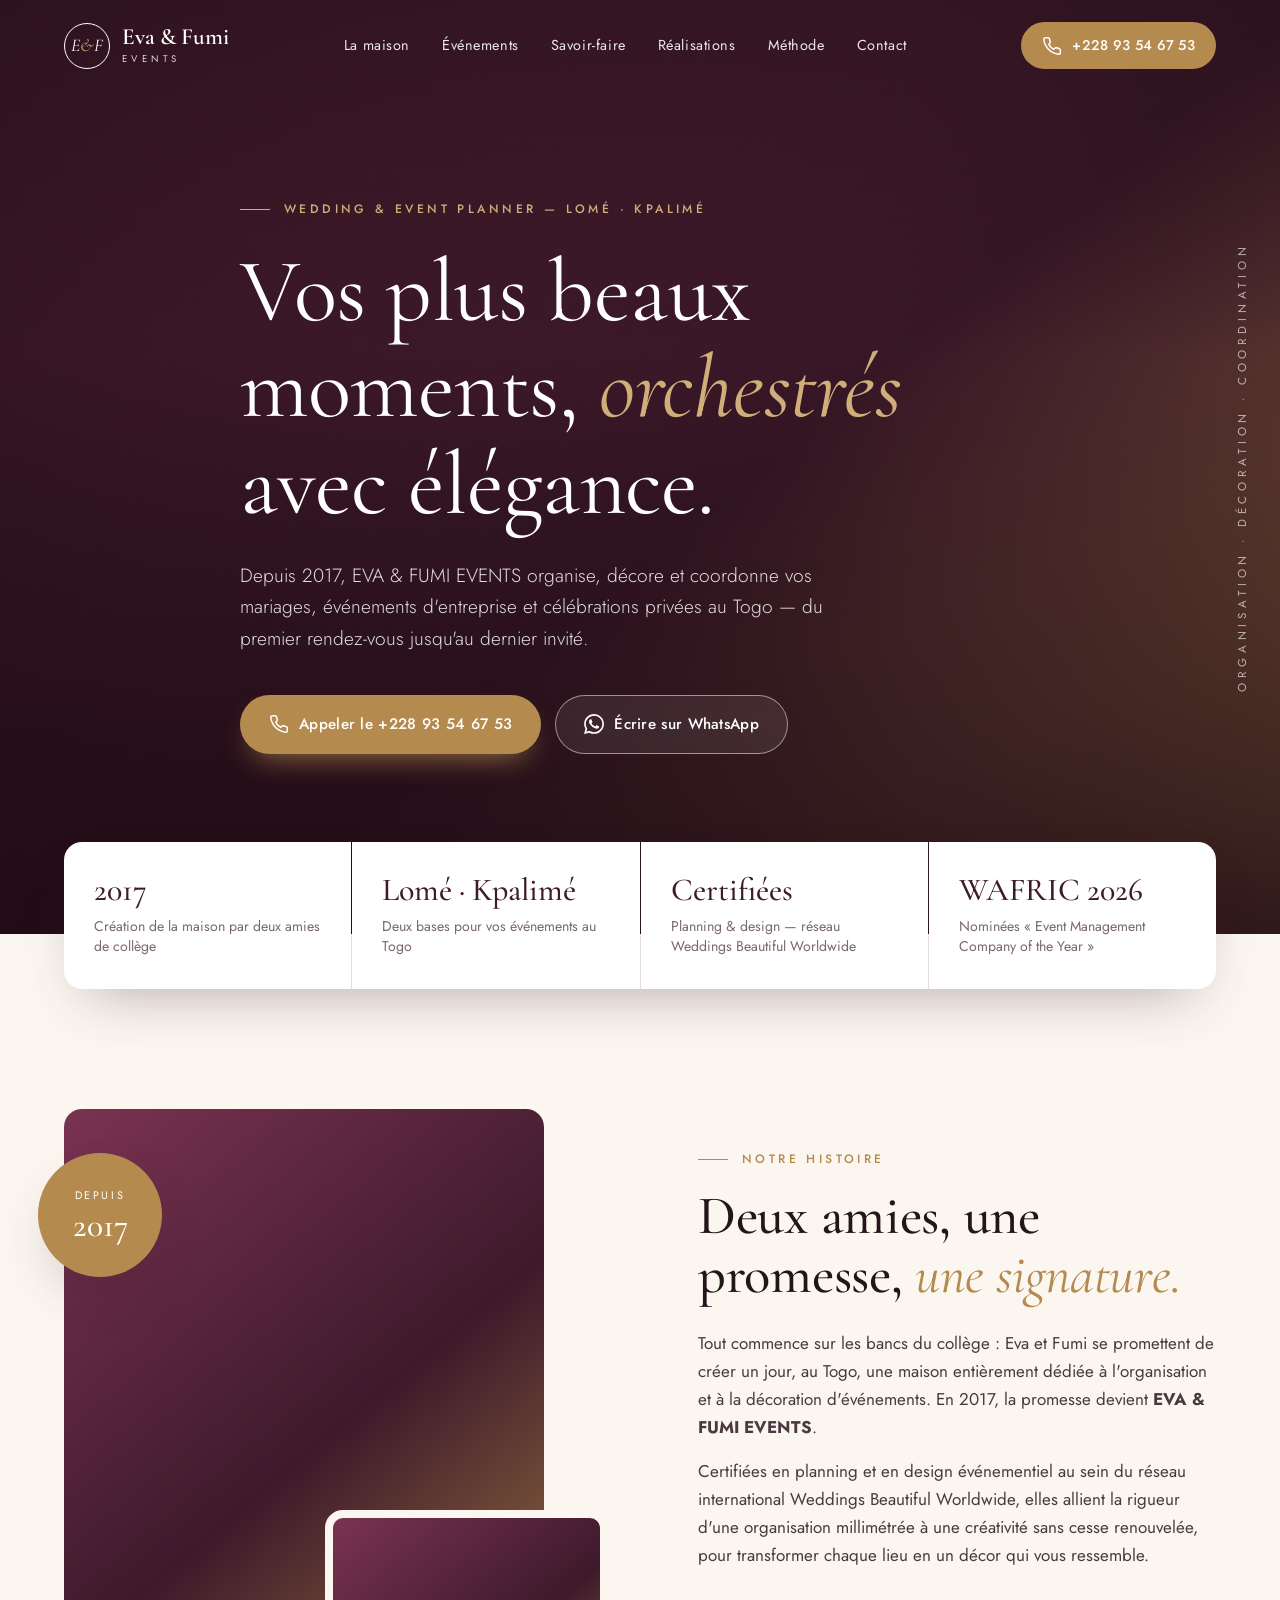
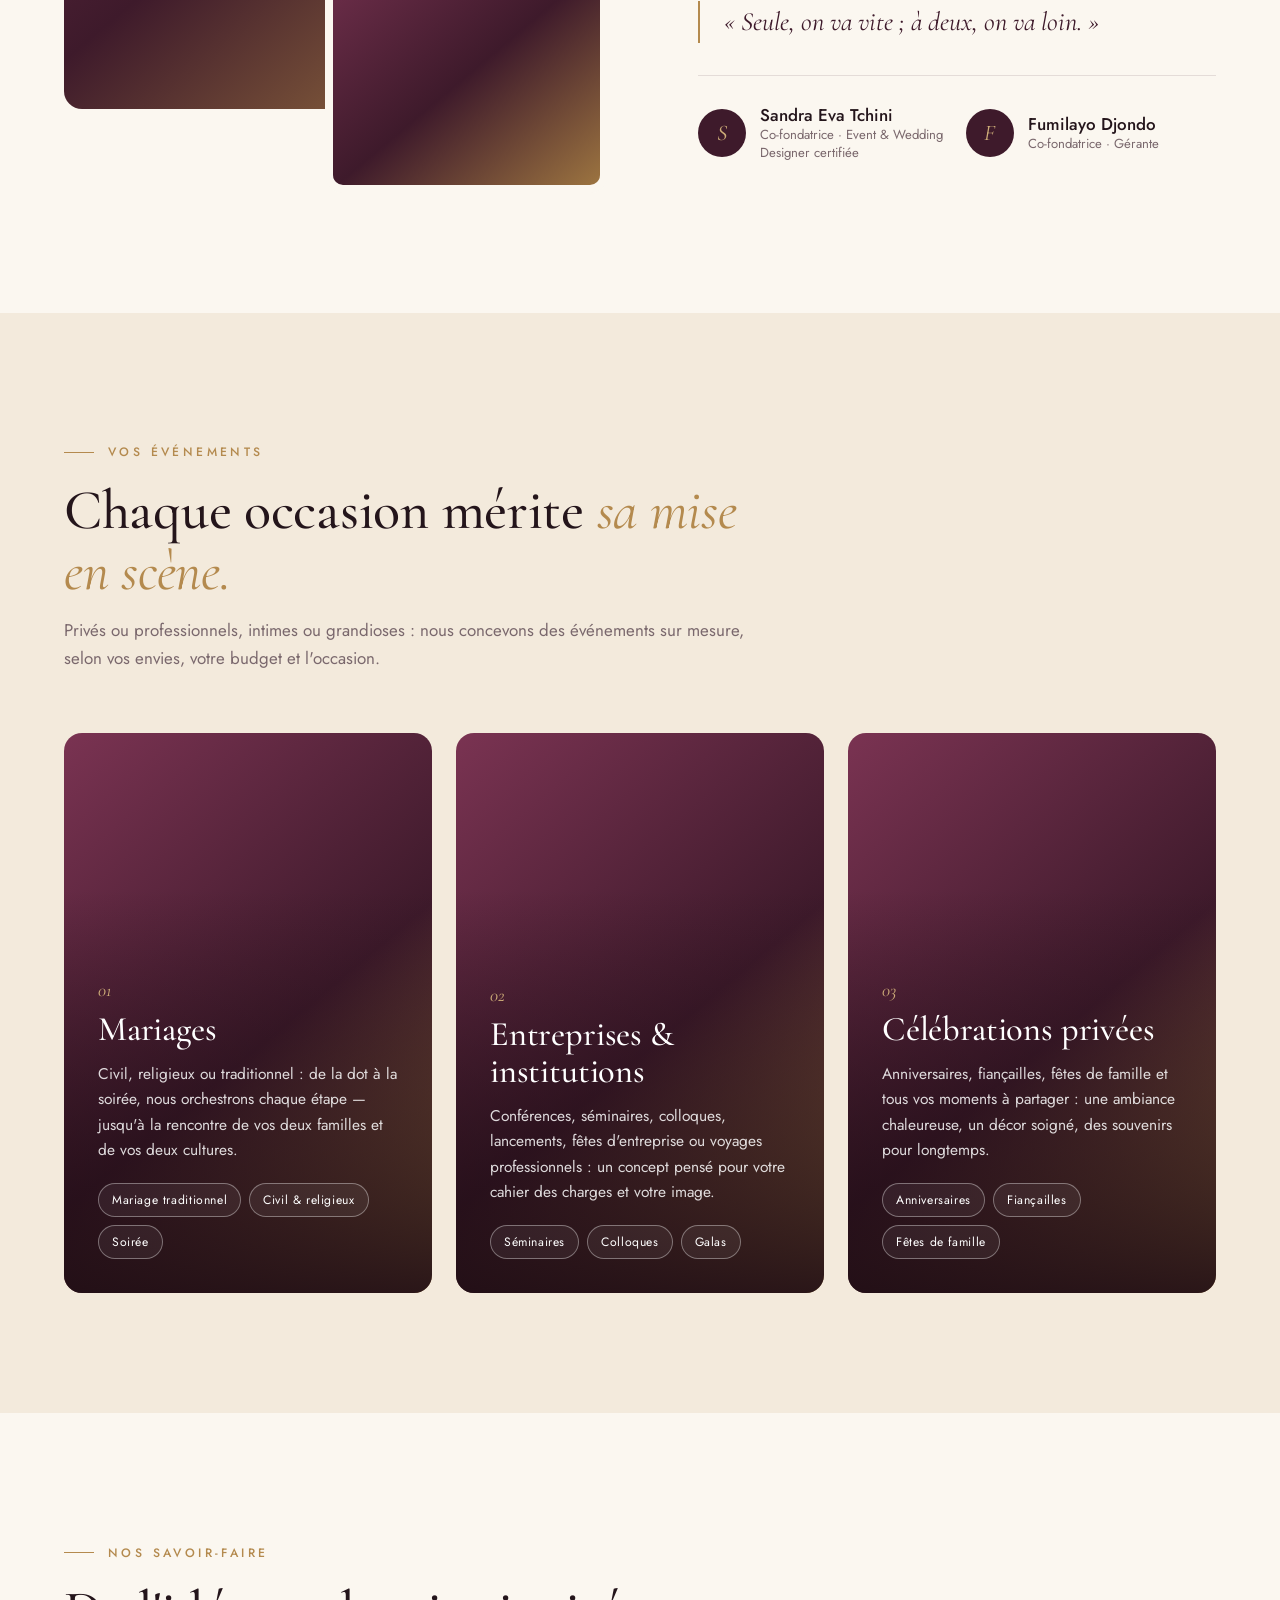
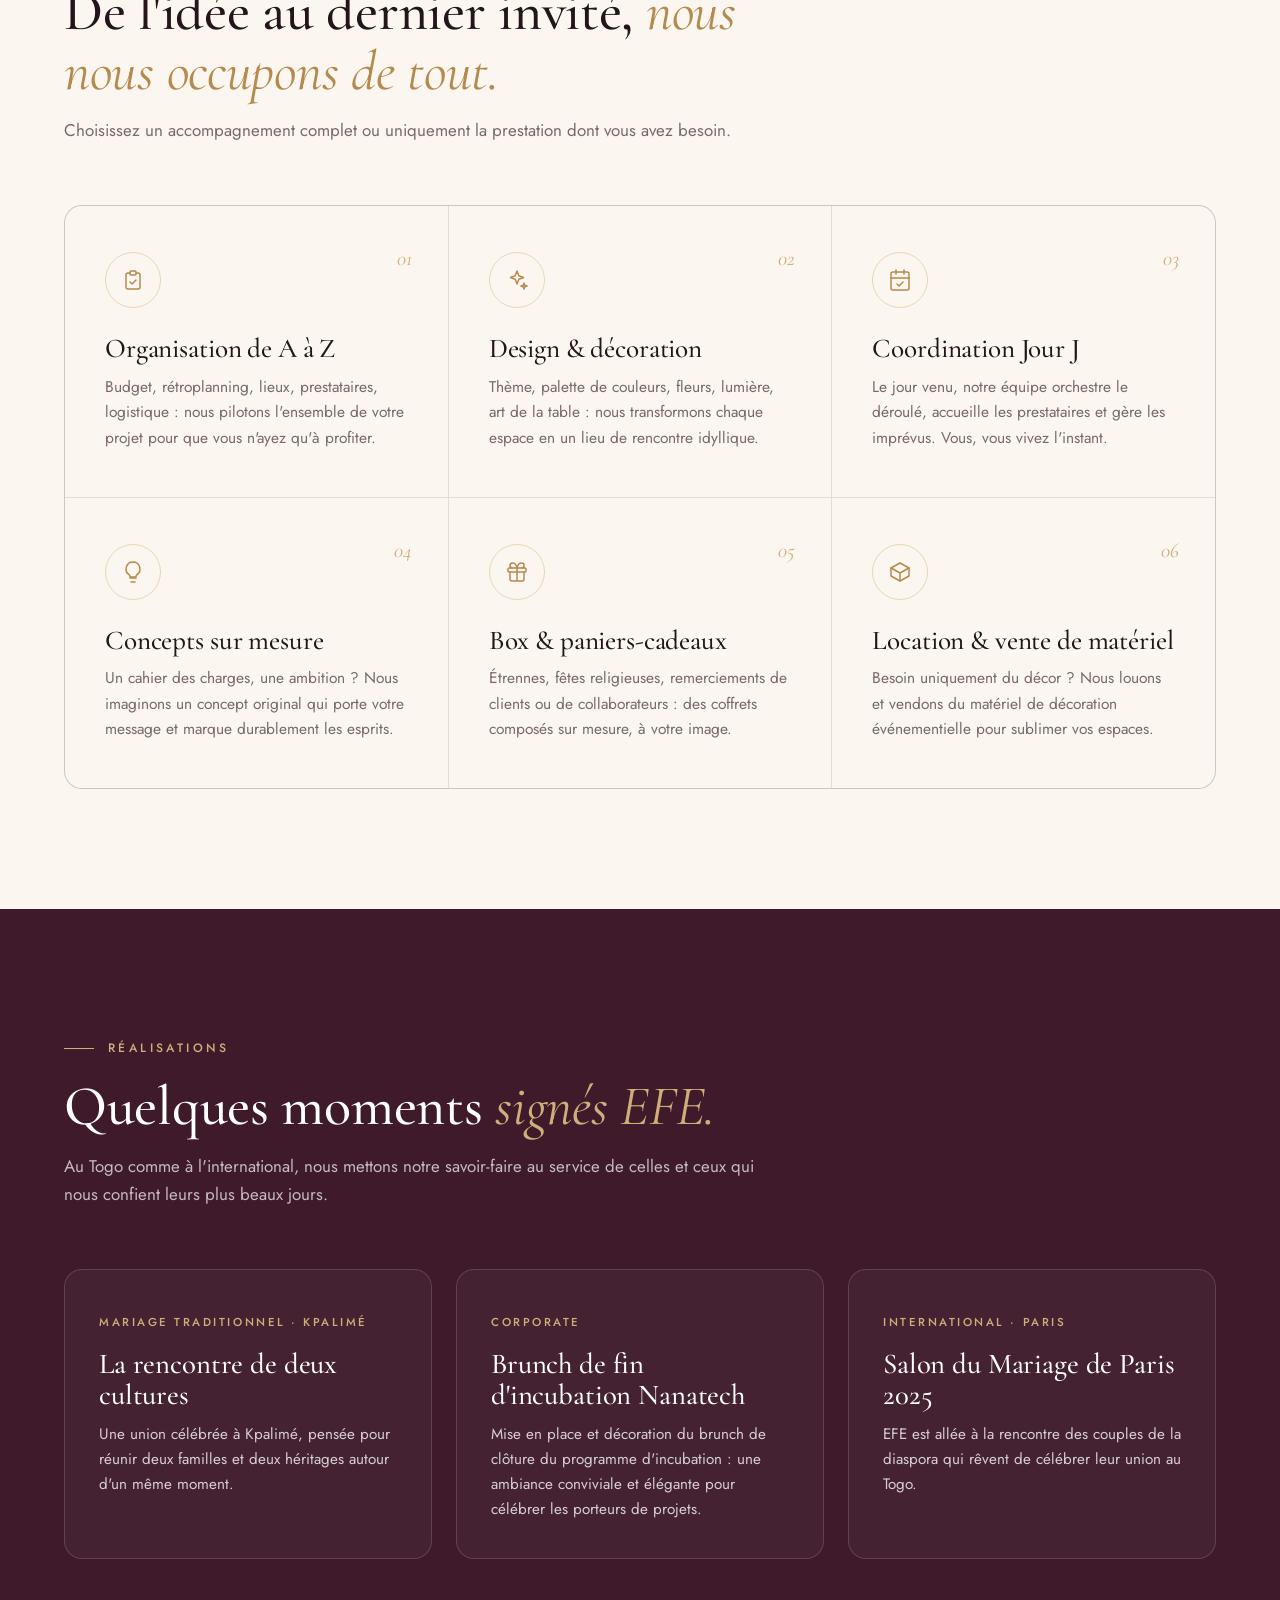
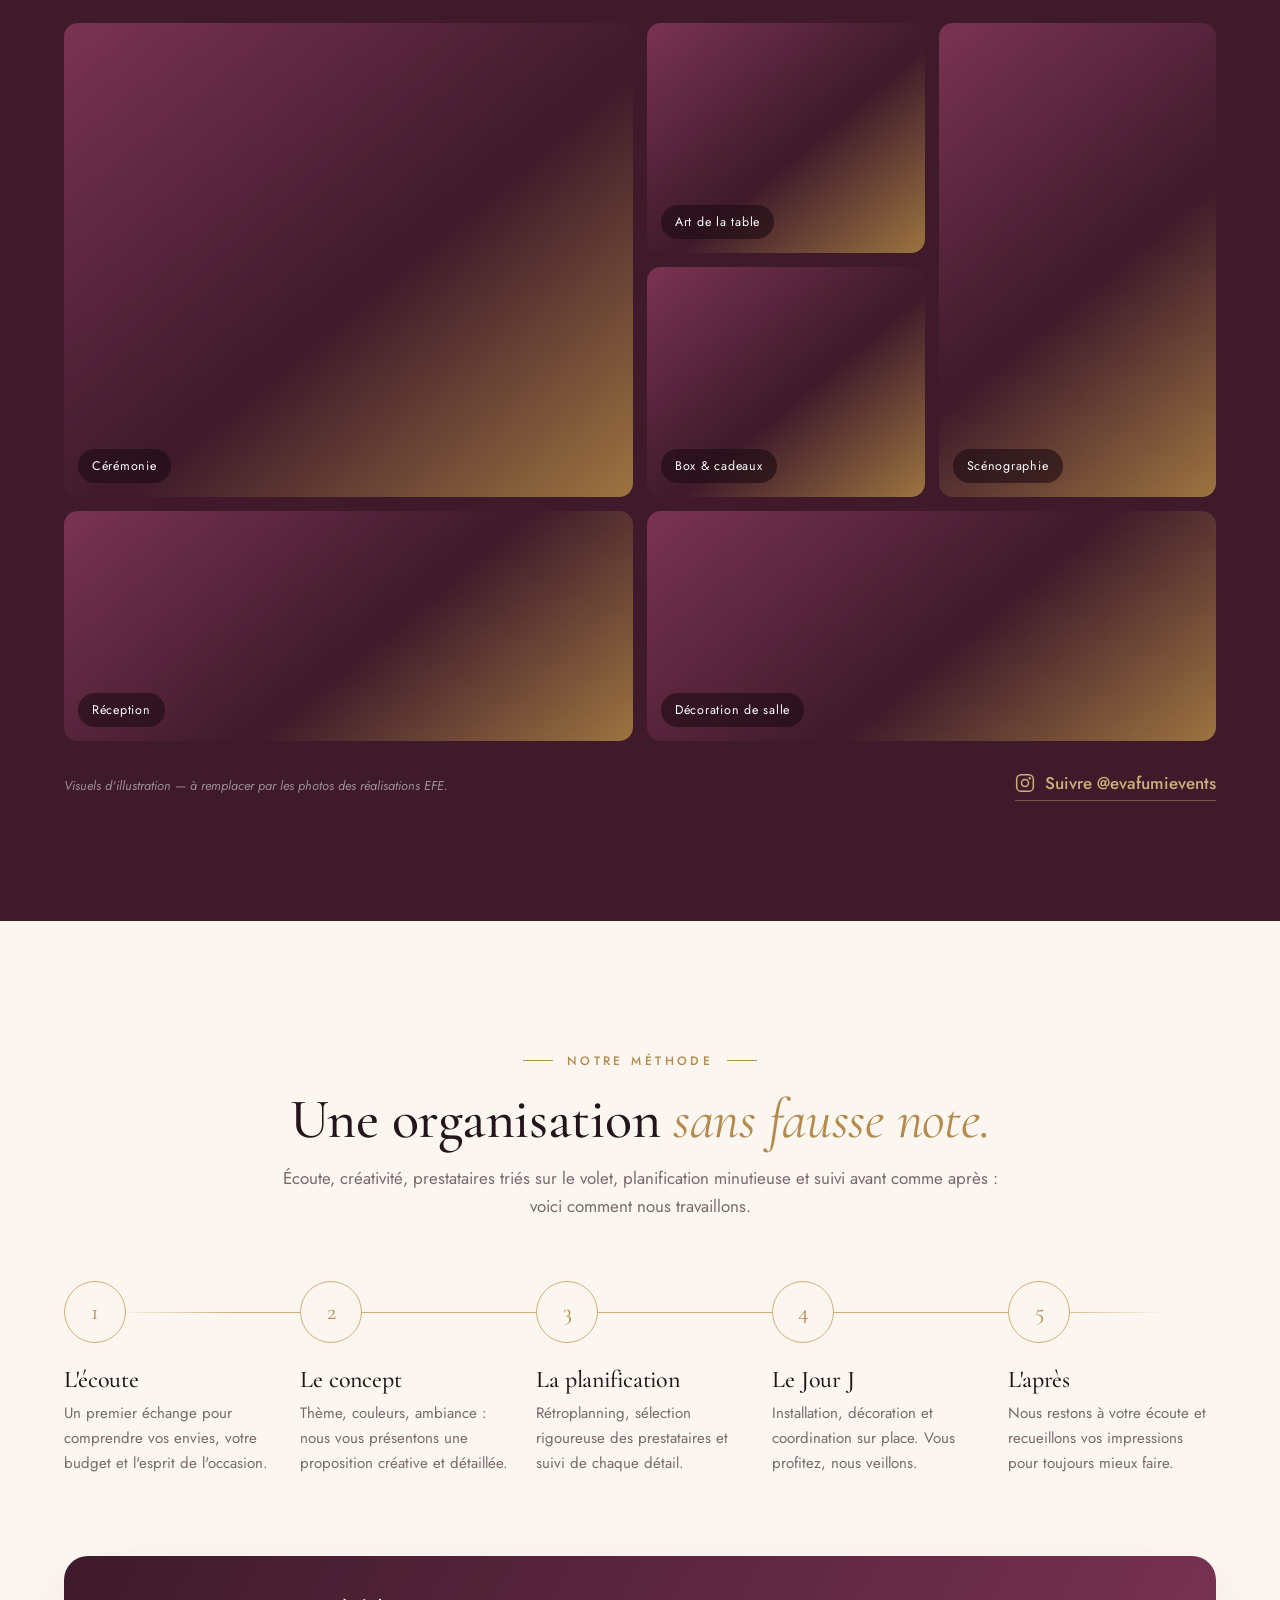
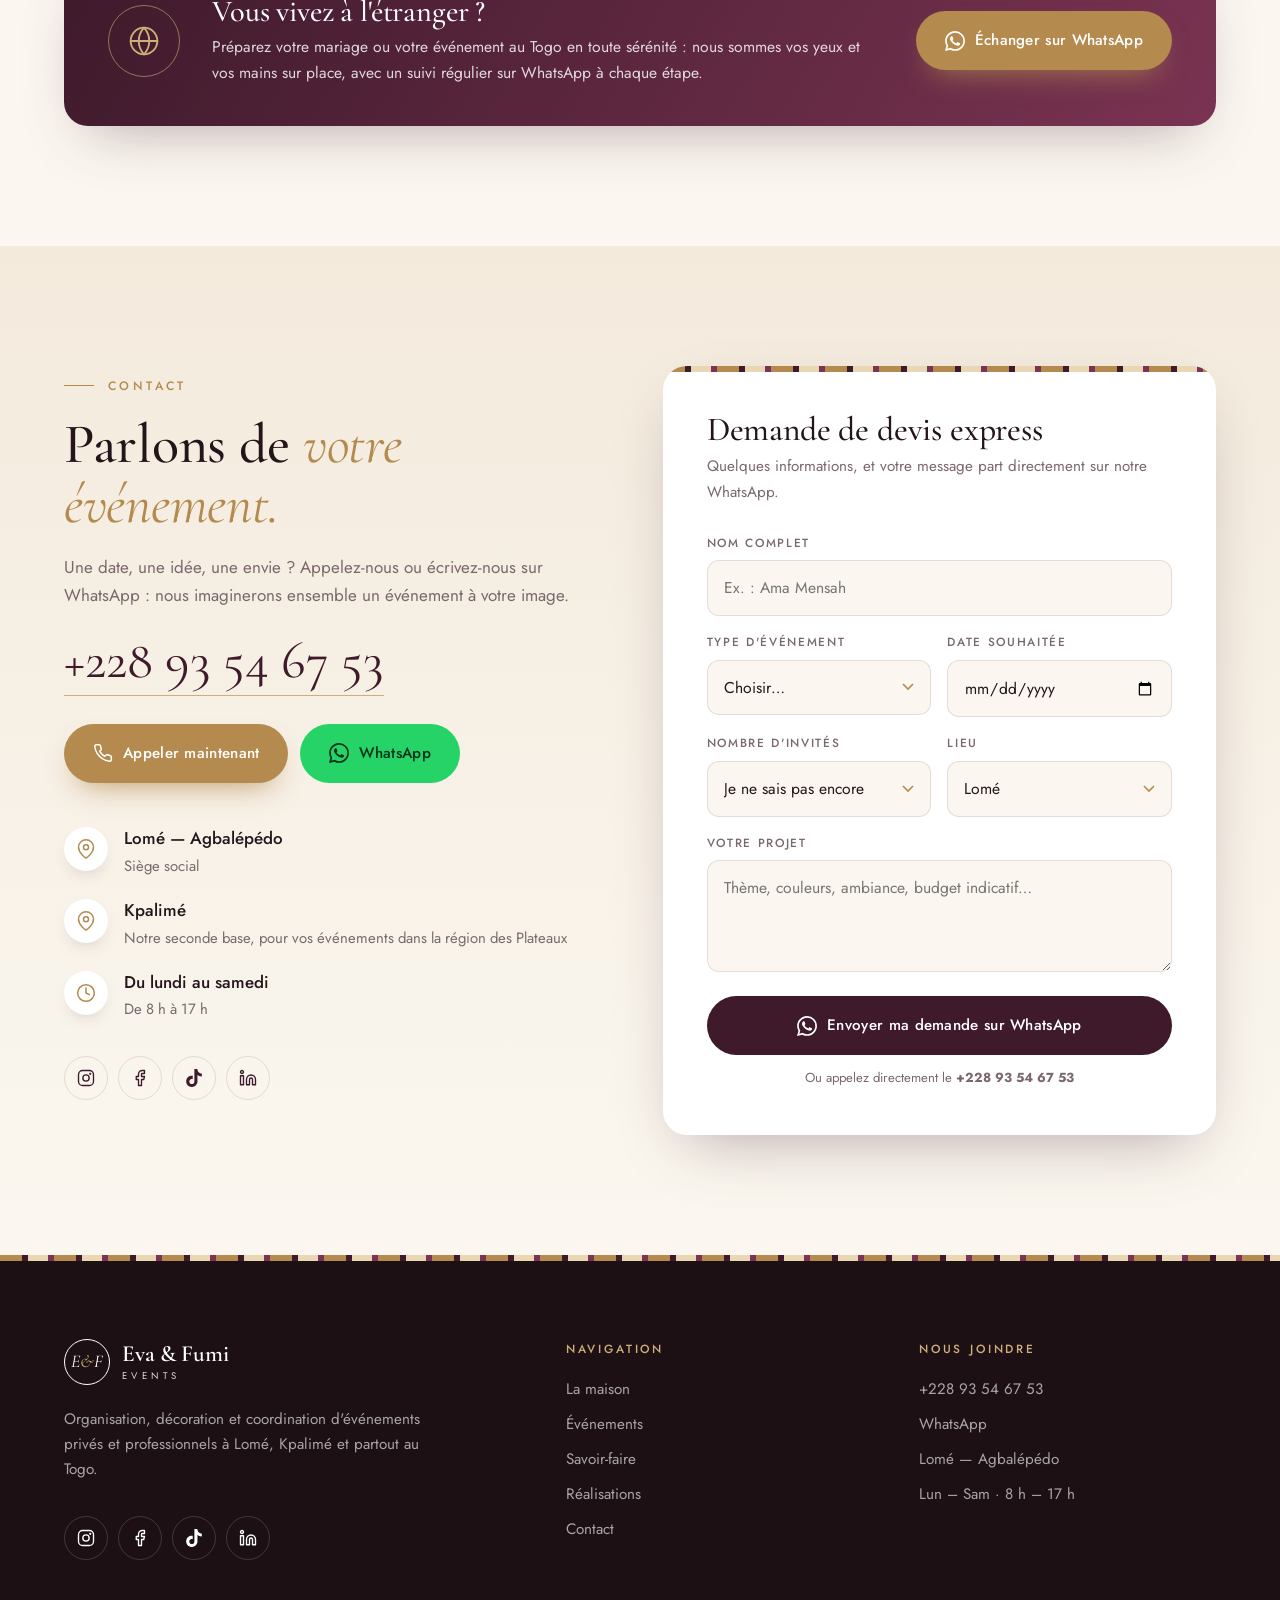
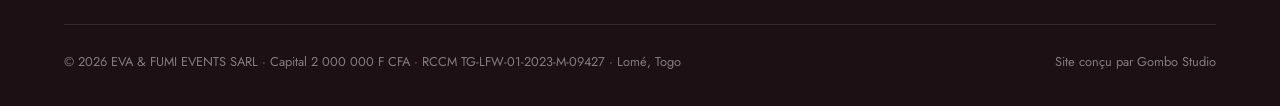
<file: sites/eva-fumi-events/index.html>
<!doctype html>
<html lang="fr">
<head>
<meta charset="utf-8">
<meta name="viewport" content="width=device-width, initial-scale=1">
<title>EVA &amp; FUMI EVENTS — Wedding &amp; Event Planner à Lomé et Kpalimé</title>
<meta name="description" content="EVA & FUMI EVENTS, agence événementielle togolaise fondée en 2017 : organisation, décoration et coordination de mariages, d'événements d'entreprise et de célébrations privées à Lomé et Kpalimé. Appelez le +228 93 54 67 53.">
<meta name="theme-color" content="#3E1A2B">
<meta property="og:type" content="website">
<meta property="og:locale" content="fr_TG">
<meta property="og:title" content="EVA & FUMI EVENTS — Vos plus beaux moments, orchestrés avec élégance">
<meta property="og:description" content="Organisation • Décoration • Coordination. Mariages, événements d'entreprise et célébrations privées à Lomé et Kpalimé, depuis 2017.">
<meta property="og:image" content="https://images.unsplash.com/photo-1772127822525-7eda37383b9f?auto=format&fit=crop&w=1200&h=630&q=80">
<link rel="icon" href="data:image/svg+xml,%3Csvg xmlns='http://www.w3.org/2000/svg' viewBox='0 0 64 64'%3E%3Ccircle cx='32' cy='32' r='32' fill='%233E1A2B'/%3E%3Ctext x='32' y='41' text-anchor='middle' font-family='Georgia,serif' font-style='italic' font-size='26' fill='%23CFAE79'%3EE%26amp;F%3C/text%3E%3C/svg%3E">
<link rel="preconnect" href="https://fonts.googleapis.com">
<link rel="preconnect" href="https://fonts.gstatic.com" crossorigin>
<link rel="preconnect" href="https://images.unsplash.com">
<link href="https://fonts.googleapis.com/css2?family=Cormorant+Garamond:ital,wght@0,400;0,500;0,600;1,400;1,500&family=Jost:wght@300;400;500&display=swap" rel="stylesheet">
<script>document.documentElement.classList.add('js')</script>
<script type="application/ld+json">
{
  "@context": "https://schema.org",
  "@type": "LocalBusiness",
  "name": "EVA & FUMI EVENTS",
  "legalName": "EVA & FUMI EVENTS SARL",
  "description": "Agence événementielle : organisation, décoration et coordination de mariages, d'événements d'entreprise et de célébrations privées au Togo.",
  "foundingDate": "2017",
  "telephone": "+228 93 54 67 53",
  "address": {
    "@type": "PostalAddress",
    "streetAddress": "Quartier Agbalépédo",
    "addressLocality": "Lomé",
    "addressCountry": "TG"
  },
  "areaServed": ["Lomé", "Kpalimé", "Togo"],
  "openingHours": "Mo-Sa 08:00-17:00",
  "sameAs": [
    "https://www.instagram.com/evafumievents/",
    "https://www.facebook.com/evafumievents/",
    "https://www.tiktok.com/@evafumievents",
    "https://tg.linkedin.com/in/eva-and-fumi-events"
  ]
}
</script>
<!--
  Photos d'illustration : Unsplash (licence gratuite, usage commercial autorisé).
  À remplacer par les photos des réalisations EVA & FUMI EVENTS avant la mise en ligne.
  Crédits : Vidit Goswami, Emmanuel Yeboah Okine, Tope A. Asokere, Filip Rankovic Grobgaard,
  Amari Shutters, Cent Collins, Mathis Payet Descombes, 光术 山影, Zaraq Iqbal, Grace Anne Bobadilla.
-->
<style>
:root{
  --ivory:#FBF7F0;
  --cream:#F3EADC;
  --plum:#3E1A2B;
  --plum-2:#5A2740;
  --wine:#7A3352;
  --gold:#B48A4E;
  --gold-dark:#9C7440;
  --gold-2:#CFAE79;
  --gold-3:#E9D6B2;
  --ink:#24151B;
  --text:#4A3A40;
  --muted:#7A686D;
  --line:rgba(62,26,43,.12);
  --wa:#25D366;
  --radius:18px;
  --shadow:0 24px 60px -24px rgba(62,26,43,.38);
  --serif:"Cormorant Garamond", Georgia, "Times New Roman", serif;
  --sans:"Jost", system-ui, -apple-system, "Segoe UI", Roboto, sans-serif;
  --weave:repeating-linear-gradient(90deg,var(--gold) 0 22px,var(--plum) 22px 28px,var(--gold-3) 28px 48px,var(--wine) 48px 54px);
}
*,*::before,*::after{box-sizing:border-box;margin:0;padding:0}
html{scroll-behavior:smooth;scroll-padding-top:80px}
html,body{overflow-x:hidden}
body{font-family:var(--sans);font-weight:400;font-size:17px;line-height:1.65;color:var(--text);background:var(--ivory);-webkit-font-smoothing:antialiased;text-rendering:optimizeLegibility}
img{display:block;max-width:100%}
a{color:inherit;text-decoration:none}
button{font:inherit}
.wrap{max-width:1200px;margin:0 auto;padding:0 24px}
h1,h2,h3{font-family:var(--serif);color:var(--ink);font-weight:500;line-height:1.08;letter-spacing:-.005em}
h1 em,h2 em{font-style:italic;font-weight:400;color:var(--gold)}
.eyebrow{display:inline-flex;align-items:center;gap:14px;font-size:.76rem;font-weight:500;letter-spacing:.28em;text-transform:uppercase;color:var(--gold)}
.eyebrow::before{content:"";width:30px;height:1px;background:currentColor}
.section{padding:120px 0}
.section-head{max-width:720px;margin-bottom:60px}
.section-head h2{font-size:clamp(2.3rem,4.6vw,3.5rem);margin:18px 0 16px}
.section-head p{font-size:1.06rem;color:var(--muted)}
.section-head.center{text-align:center;margin-left:auto;margin-right:auto}
.section-head.center .eyebrow::after{content:"";width:30px;height:1px;background:currentColor}
.sr-only{position:absolute;width:1px;height:1px;overflow:hidden;clip:rect(0 0 0 0);white-space:nowrap}
.icon{width:20px;height:20px;flex:none}

/* Buttons */
.btn{display:inline-flex;align-items:center;justify-content:center;gap:10px;padding:16px 28px;border-radius:999px;border:1px solid transparent;font-size:.95rem;font-weight:500;letter-spacing:.02em;cursor:pointer;white-space:nowrap;transition:transform .25s,background .25s,color .25s,border-color .25s,box-shadow .25s}
.btn:hover{transform:translateY(-2px)}
.btn:focus-visible,.nav a:focus-visible,.fab-btn:focus-visible{outline:2px solid var(--gold-2);outline-offset:3px}
.btn-gold{background:var(--gold);color:#fff;box-shadow:0 14px 30px -14px rgba(180,138,78,.9)}
.btn-gold:hover{background:var(--gold-dark)}
.btn-ghost{background:rgba(255,255,255,.08);color:#fff;border-color:rgba(255,255,255,.5);backdrop-filter:blur(6px);-webkit-backdrop-filter:blur(6px)}
.btn-ghost:hover{background:#fff;color:var(--plum);border-color:#fff}
.btn-wa{background:var(--wa);color:#05301A}
.btn-wa:hover{background:#1ebe5b}
.btn-plum{background:var(--plum);color:#fff}
.btn-plum:hover{background:var(--plum-2)}
.btn-sm{padding:11px 20px;font-size:.88rem}

/* Media placeholders (gradient shows if a photo fails to load) */
.media{position:relative;overflow:hidden;background:linear-gradient(140deg,var(--wine),var(--plum) 55%,var(--gold-dark))}
.media img{width:100%;height:100%;object-fit:cover}

/* Header */
.header{position:fixed;inset:0 0 auto;z-index:80;padding:22px 0;transition:background .35s,padding .35s,box-shadow .35s}
.header .wrap{display:flex;align-items:center;justify-content:space-between;gap:24px}
.header.scrolled{background:rgba(251,247,240,.94);backdrop-filter:blur(14px);-webkit-backdrop-filter:blur(14px);box-shadow:0 1px 0 var(--line);padding:12px 0}
.logo{display:flex;align-items:center;gap:12px;color:#fff;transition:color .35s}
.header.scrolled .logo{color:var(--plum)}
.logo-mark{width:46px;height:46px;flex:none;border-radius:50%;border:1px solid currentColor;display:flex;align-items:center;justify-content:center;white-space:nowrap;font-family:var(--serif);font-style:italic;font-size:1.12rem;letter-spacing:.02em}
.logo-mark i{color:var(--gold-2)}
.header.scrolled .logo-mark i{color:var(--gold)}
.logo-text{display:flex;flex-direction:column;line-height:1}
.logo-text strong{font-family:var(--serif);font-weight:600;font-size:1.45rem}
.logo-text small{font-size:.6rem;letter-spacing:.46em;text-transform:uppercase;margin-top:6px;opacity:.85}
.nav{display:flex;align-items:center;gap:32px}
.nav a{position:relative;padding:6px 0;font-size:.9rem;letter-spacing:.04em;color:rgba(255,255,255,.9);transition:color .35s}
.nav a::after{content:"";position:absolute;left:0;bottom:0;width:100%;height:1px;background:var(--gold-2);transform:scaleX(0);transform-origin:left;transition:transform .3s}
.nav a:hover::after{transform:scaleX(1)}
.header.scrolled .nav a{color:var(--text)}
.header-actions{display:flex;align-items:center;gap:12px}
.header .btn-call{background:var(--gold);color:#fff}
.header .btn-call:hover{background:var(--gold-dark)}
.burger{display:none;width:46px;height:46px;border-radius:50%;border:1px solid rgba(255,255,255,.5);background:transparent;color:#fff;cursor:pointer;position:relative}
.header.scrolled .burger{border-color:var(--line);color:var(--plum)}
.burger span{position:absolute;left:13px;right:13px;height:1.5px;background:currentColor;transition:transform .3s,opacity .3s}
.burger span:nth-child(1){top:17px}.burger span:nth-child(2){top:22.5px}.burger span:nth-child(3){top:28px}
.menu-open .burger{color:#fff;border-color:rgba(255,255,255,.5)}
.menu-open .burger span:nth-child(1){transform:translateY(5.5px) rotate(45deg)}
.menu-open .burger span:nth-child(2){opacity:0}
.menu-open .burger span:nth-child(3){transform:translateY(-5.5px) rotate(-45deg)}
.menu-open .header{background:transparent;box-shadow:none}
.menu-open .header .logo{color:#fff}
.menu-open .header .burger{color:#fff;border-color:rgba(255,255,255,.5)}
body.menu-open{overflow:hidden}
.mobile-menu{position:fixed;inset:0;z-index:70;background:var(--plum);color:#fff;display:flex;flex-direction:column;justify-content:center;padding:100px 28px 40px;opacity:0;visibility:hidden;transition:opacity .35s,visibility .35s}
.menu-open .mobile-menu{opacity:1;visibility:visible}
.mobile-menu nav{display:grid;gap:6px}
.mobile-menu nav a{font-family:var(--serif);font-size:2.3rem;line-height:1.25}
.mobile-menu nav a:hover{color:var(--gold-2)}
.mobile-menu .btn{margin-top:36px;align-self:flex-start}

/* Hero */
.hero{position:relative;min-height:100vh;min-height:100svh;display:flex;align-items:flex-end;color:#fff;overflow:hidden}
.hero-bg{position:absolute;inset:0}
.hero-bg img{animation:kenburns 16s ease-out both}
.hero::after{content:"";position:absolute;inset:0;background:linear-gradient(180deg,rgba(32,12,21,.6) 0%,rgba(32,12,21,.2) 38%,rgba(32,12,21,.88) 100%),linear-gradient(90deg,rgba(32,12,21,.62) 0%,rgba(32,12,21,0) 72%)}
.hero-content{position:relative;z-index:2;max-width:800px;padding:190px 0 180px}
.hero .eyebrow{color:var(--gold-2)}
.hero h1{color:#fff;font-weight:400;font-size:clamp(2.9rem,7vw,5.7rem);margin:24px 0 26px}
.hero h1 em{color:var(--gold-2)}
.lead{max-width:610px;font-size:clamp(1.05rem,1.6vw,1.2rem);font-weight:300;color:rgba(255,255,255,.86)}
.hero-actions{display:flex;flex-wrap:wrap;gap:14px;margin-top:40px}
.hero-side{position:absolute;z-index:2;right:28px;top:50%;transform:translateY(-50%) rotate(180deg);writing-mode:vertical-rl;font-size:.72rem;letter-spacing:.42em;text-transform:uppercase;color:rgba(255,255,255,.62)}
@keyframes kenburns{from{transform:scale(1.12)}to{transform:scale(1)}}

/* Facts */
.facts{position:relative;z-index:5;margin-top:-92px}
.facts-card{display:grid;grid-template-columns:repeat(4,1fr);gap:1px;background:var(--line);border-radius:var(--radius);overflow:hidden;box-shadow:var(--shadow)}
.fact{background:#fff;padding:32px 30px}
.fact b{display:block;font-family:var(--serif);font-weight:500;font-size:2rem;line-height:1;color:var(--plum)}
.fact span{display:block;margin-top:10px;font-size:.88rem;line-height:1.45;color:var(--muted)}

/* About */
.about-grid{display:grid;grid-template-columns:1.05fr 1fr;gap:90px;align-items:center}
.about-media{position:relative;padding:0 64px 84px 0}
.about-media .tall{aspect-ratio:4/5;border-radius:var(--radius)}
.about-media .small{position:absolute;right:0;bottom:0;width:52%;aspect-ratio:1;border-radius:var(--radius);border:8px solid var(--ivory)}
.badge-round{position:absolute;left:-26px;top:44px;width:124px;height:124px;border-radius:50%;background:var(--gold);color:#fff;display:grid;place-content:center;text-align:center;font-size:.68rem;letter-spacing:.24em;text-transform:uppercase;box-shadow:var(--shadow)}
.badge-round b{display:block;font-family:var(--serif);font-weight:500;font-size:2.1rem;letter-spacing:0;line-height:1;margin-top:4px}
.about-text h2{font-size:clamp(2.3rem,4.4vw,3.4rem);margin:18px 0 24px}
.about-text p+p{margin-top:16px}
blockquote{margin:32px 0;padding:4px 0 4px 24px;border-left:2px solid var(--gold);font-family:var(--serif);font-style:italic;font-size:1.65rem;line-height:1.3;color:var(--plum)}
.founders{display:grid;grid-template-columns:1fr 1fr;gap:18px;padding-top:28px;border-top:1px solid var(--line)}
.founder{display:flex;gap:14px;align-items:center}
.founder .initial{width:48px;height:48px;flex:none;border-radius:50%;background:var(--plum);color:var(--gold-2);display:grid;place-items:center;font-family:var(--serif);font-style:italic;font-size:1.4rem}
.founder strong{display:block;color:var(--ink);font-weight:500;line-height:1.3}
.founder small{display:block;font-size:.82rem;line-height:1.35;color:var(--muted)}

/* Occasions */
.occasions{background:var(--cream)}
.occ-grid{display:grid;grid-template-columns:repeat(3,1fr);gap:24px}
.occ{position:relative;display:flex;align-items:flex-end;min-height:560px;border-radius:var(--radius);color:#fff;isolation:isolate}
.occ img{position:absolute;inset:0;z-index:-2;transition:transform 1.2s cubic-bezier(.2,.7,.2,1)}
.occ::after{content:"";position:absolute;inset:0;z-index:-1;background:linear-gradient(180deg,rgba(30,12,20,0) 28%,rgba(30,12,20,.9) 100%)}
.occ:hover img{transform:scale(1.06)}
.occ-body{padding:34px}
.occ-num{font-family:var(--serif);font-style:italic;font-size:1.15rem;color:var(--gold-2)}
.occ h3{color:#fff;font-size:2.15rem;margin:6px 0 12px}
.occ p{font-size:.97rem;color:rgba(255,255,255,.84)}
.chips{display:flex;flex-wrap:wrap;gap:8px;margin-top:20px}
.chips span{padding:6px 13px;border:1px solid rgba(255,255,255,.36);border-radius:999px;font-size:.76rem;letter-spacing:.05em;background:rgba(255,255,255,.06)}

/* Services */
.svc-grid{display:grid;grid-template-columns:repeat(3,1fr);gap:1px;background:var(--line);border:1px solid var(--line);border-radius:var(--radius);overflow:hidden}
.svc{position:relative;background:var(--ivory);padding:46px 40px;transition:background .35s}
.svc:hover{background:#fff}
.svc .ico{width:56px;height:56px;border-radius:50%;border:1px solid var(--gold-3);display:grid;place-items:center;color:var(--gold);margin-bottom:26px;transition:background .35s,color .35s,border-color .35s}
.svc:hover .ico{background:var(--plum);color:var(--gold-2);border-color:var(--plum)}
.svc .ico svg{width:24px;height:24px}
.svc .n{position:absolute;top:36px;right:36px;font-family:var(--serif);font-style:italic;font-size:1.3rem;color:var(--gold-2)}
.svc h3{font-size:1.7rem;margin-bottom:10px}
.svc p{font-size:.97rem;color:var(--muted)}

/* Signature / réalisations */
.signature{background:var(--plum);color:rgba(255,255,255,.78)}
.signature .section-head h2{color:#fff}
.signature .section-head h2 em{color:var(--gold-2)}
.signature .section-head p{color:rgba(255,255,255,.7)}
.signature .eyebrow{color:var(--gold-2)}
.hl-grid{display:grid;grid-template-columns:repeat(3,1fr);gap:24px}
.hl{padding:36px 34px;border:1px solid rgba(255,255,255,.14);border-radius:var(--radius);background:rgba(255,255,255,.035);transition:background .35s,border-color .35s}
.hl:hover{background:rgba(255,255,255,.07);border-color:rgba(207,174,121,.45)}
.hl .tag{font-size:.72rem;font-weight:500;letter-spacing:.22em;text-transform:uppercase;color:var(--gold-2)}
.hl h3{color:#fff;font-size:1.8rem;margin:14px 0 12px}
.hl p{font-size:.95rem}
.gallery{display:grid;grid-template-columns:repeat(4,1fr);grid-auto-rows:230px;gap:14px;margin-top:64px;grid-template-areas:"a a b c" "a a d c" "e e f f"}
.gallery figure{border-radius:14px}
.gallery img{transition:transform 1s cubic-bezier(.2,.7,.2,1)}
.gallery figure:hover img{transform:scale(1.05)}
.gallery figcaption{position:absolute;left:14px;bottom:14px;padding:7px 14px;border-radius:999px;background:rgba(30,12,20,.62);backdrop-filter:blur(6px);-webkit-backdrop-filter:blur(6px);color:#fff;font-size:.78rem;letter-spacing:.06em}
.ga{grid-area:a}.gb{grid-area:b}.gc{grid-area:c}.gd{grid-area:d}.ge{grid-area:e}.gf{grid-area:f}
.gallery-foot{display:flex;flex-wrap:wrap;justify-content:space-between;align-items:center;gap:16px;margin-top:28px}
.gallery-foot small{font-size:.8rem;font-style:italic;color:rgba(255,255,255,.5)}
.link-insta{display:inline-flex;align-items:center;gap:10px;color:var(--gold-2);font-weight:500;border-bottom:1px solid rgba(207,174,121,.4);padding-bottom:3px}
.link-insta:hover{color:#fff}

/* Méthode */
.steps{position:relative;list-style:none;display:grid;grid-template-columns:repeat(5,1fr);gap:28px}
.steps::before{content:"";position:absolute;top:31px;left:4%;right:4%;height:1px;background:linear-gradient(90deg,transparent,var(--gold-2) 12%,var(--gold-2) 88%,transparent)}
.step .num{position:relative;z-index:1;width:62px;height:62px;border-radius:50%;background:var(--ivory);border:1px solid var(--gold-2);display:grid;place-items:center;margin-bottom:24px;font-family:var(--serif);font-size:1.45rem;color:var(--gold)}
.step h3{font-size:1.5rem;margin-bottom:8px}
.step p{font-size:.94rem;color:var(--muted)}
.diaspora{display:grid;grid-template-columns:auto 1fr auto;gap:32px;align-items:center;margin-top:80px;padding:40px 44px;border-radius:24px;background:linear-gradient(120deg,var(--plum),var(--wine));color:rgba(255,255,255,.82);box-shadow:var(--shadow)}
.diaspora .globe{width:72px;height:72px;border-radius:50%;border:1px solid rgba(207,174,121,.6);display:grid;place-items:center;color:var(--gold-2)}
.diaspora .globe svg{width:32px;height:32px}
.diaspora h3{color:#fff;font-size:1.9rem;margin-bottom:6px}
.diaspora p{font-size:.98rem}

/* Contact */
.contact{background:linear-gradient(180deg,var(--cream),var(--ivory))}
.contact-grid{display:grid;grid-template-columns:1fr 1.05fr;gap:72px;align-items:start}
.contact-info h2{font-size:clamp(2.3rem,4.6vw,3.5rem);margin:18px 0 18px}
.contact-info>p{color:var(--muted)}
.phone-big{display:inline-block;margin:22px 0 28px;padding-bottom:6px;border-bottom:1px solid var(--gold-2);font-family:var(--serif);font-size:clamp(2.2rem,4.6vw,3.3rem);line-height:1.1;color:var(--plum);transition:color .25s}
.phone-big:hover{color:var(--gold)}
.contact-actions{display:flex;flex-wrap:wrap;gap:12px}
.info-list{display:grid;gap:20px;margin-top:44px}
.info{display:flex;gap:16px;align-items:flex-start}
.info .i{width:44px;height:44px;flex:none;border-radius:50%;background:#fff;display:grid;place-items:center;color:var(--gold);box-shadow:0 8px 20px -12px rgba(62,26,43,.45)}
.info strong{display:block;color:var(--ink);font-weight:500;line-height:1.4}
.info span{font-size:.93rem;color:var(--muted)}
.socials{display:flex;gap:10px;margin-top:34px}
.socials a{width:44px;height:44px;border-radius:50%;border:1px solid var(--line);display:grid;place-items:center;color:var(--plum);transition:background .25s,color .25s,border-color .25s}
.socials a:hover{background:var(--plum);border-color:var(--plum);color:#fff}
.socials svg{width:18px;height:18px}
.quote{position:relative;overflow:hidden;padding:46px 44px;border-radius:24px;background:#fff;box-shadow:var(--shadow)}
.quote::before{content:"";position:absolute;inset:0 0 auto;height:6px;background:var(--weave)}
.quote h3{font-size:2.1rem;margin-bottom:6px}
.quote .sub{margin-bottom:28px;font-size:.95rem;color:var(--muted)}
.fields{display:grid;grid-template-columns:1fr 1fr;gap:16px}
.field{display:flex;flex-direction:column;gap:8px}
.field.full{grid-column:1/-1}
.field label{font-size:.74rem;font-weight:500;letter-spacing:.14em;text-transform:uppercase;color:var(--muted)}
.field input,.field select,.field textarea{width:100%;padding:14px 16px;border:1px solid var(--line);border-radius:12px;background:var(--ivory);color:var(--ink);font:inherit;font-size:.98rem;transition:border-color .2s,box-shadow .2s;-webkit-appearance:none;appearance:none}
.field select{padding-right:42px;background-image:url("data:image/svg+xml,%3Csvg xmlns='http://www.w3.org/2000/svg' width='12' height='8' viewBox='0 0 12 8'%3E%3Cpath d='M1 1l5 5 5-5' fill='none' stroke='%23B48A4E' stroke-width='1.6'/%3E%3C/svg%3E");background-repeat:no-repeat;background-position:right 16px center}
.field textarea{min-height:112px;resize:vertical}
.field input:focus,.field select:focus,.field textarea:focus{outline:none;border-color:var(--gold);box-shadow:0 0 0 4px rgba(180,138,78,.16)}
.quote .btn{width:100%;margin-top:24px}
.form-note{margin-top:12px;text-align:center;font-size:.82rem;color:var(--muted)}

/* Footer */
.footer{position:relative;background:#1D1015;color:rgba(255,255,255,.62);padding:84px 0 34px;font-size:.95rem}
.footer::before{content:"";position:absolute;inset:0 0 auto;height:6px;background:var(--weave)}
.foot-grid{display:grid;grid-template-columns:1.5fr 1fr 1fr;gap:56px}
.footer .logo{color:#fff}
.footer .logo-mark i{color:var(--gold-2)}
.foot-brand p{max-width:360px;margin-top:22px}
.footer h4{margin-bottom:18px;font-size:.74rem;font-weight:500;letter-spacing:.24em;text-transform:uppercase;color:var(--gold-2)}
.footer ul{list-style:none;display:grid;gap:10px}
.footer a{transition:color .25s}
.footer a:hover{color:#fff}
.footer .socials a{border-color:rgba(255,255,255,.16);color:#fff}
.footer .socials a:hover{background:var(--gold);border-color:var(--gold)}
.legal{display:flex;flex-wrap:wrap;justify-content:space-between;gap:12px;margin-top:64px;padding-top:26px;border-top:1px solid rgba(255,255,255,.1);font-size:.8rem;color:rgba(255,255,255,.45)}

/* Floating contact button (desktop) */
.fab{position:fixed;right:24px;bottom:24px;z-index:60;display:flex;flex-direction:column;align-items:flex-end;gap:10px;opacity:0;transform:translateY(20px);pointer-events:none;transition:opacity .4s,transform .4s}
.past-hero .fab{opacity:1;transform:none;pointer-events:auto}
.fab-btn{display:flex;align-items:center;gap:12px;padding:10px 24px 10px 10px;border:0;border-radius:999px;background:var(--plum);color:#fff;font-size:.93rem;font-weight:500;cursor:pointer;box-shadow:0 18px 40px -14px rgba(62,26,43,.75)}
.fab-btn .ring{position:relative;width:38px;height:38px;border-radius:50%;background:var(--gold);display:grid;place-items:center}
.fab-btn .ring::after{content:"";position:absolute;inset:0;border-radius:50%;border:2px solid var(--gold);animation:pulse 2.2s infinite}
.fab-btn .ring svg{width:18px;height:18px}
@keyframes pulse{0%{transform:scale(1);opacity:.85}100%{transform:scale(1.85);opacity:0}}
.fab-menu{display:flex;flex-direction:column;align-items:flex-end;gap:8px;opacity:0;transform:translateY(10px);pointer-events:none;transition:opacity .3s,transform .3s}
.fab.open .fab-menu{opacity:1;transform:none;pointer-events:auto}
.fab-item{display:flex;align-items:center;gap:10px;padding:9px 18px 9px 9px;border-radius:999px;background:#fff;color:var(--ink);font-size:.9rem;font-weight:500;box-shadow:var(--shadow);transition:transform .25s}
.fab-item:hover{transform:translateX(-3px)}
.fab-item .ic{width:32px;height:32px;border-radius:50%;display:grid;place-items:center;color:#fff}
.fab-item .ic svg{width:16px;height:16px}
.fab-item.call .ic{background:var(--gold)}
.fab-item.wa .ic{background:var(--wa)}

/* Sticky contact bar (mobile) */
.mbar{display:none}

/* Reveal on scroll */
.js .reveal{opacity:0;transform:translateY(26px);transition:opacity .9s cubic-bezier(.2,.7,.2,1),transform .9s cubic-bezier(.2,.7,.2,1)}
.js .reveal.in{opacity:1;transform:none}
.js .reveal.d1{transition-delay:.1s}.js .reveal.d2{transition-delay:.2s}.js .reveal.d3{transition-delay:.3s}.js .reveal.d4{transition-delay:.4s}

@media (prefers-reduced-motion:reduce){
  html{scroll-behavior:auto}
  *,*::before,*::after{animation:none!important;transition:none!important}
  .js .reveal{opacity:1;transform:none}
}

/* Responsive */
@media (max-width:1100px){
  .nav{gap:22px}
  .header .btn-call .num{display:none}
  .header .btn-call{padding:11px 13px}
  .about-grid{gap:60px}
  .svc{padding:40px 30px}
}
@media (max-width:960px){
  .nav,.header .btn-call{display:none}
  .burger{display:block}
  .section{padding:96px 0}
  .hero-side{display:none}
  .facts-card{grid-template-columns:repeat(2,1fr)}
  .about-grid,.contact-grid{grid-template-columns:1fr}
  .about-media{max-width:560px}
  .occ-grid{grid-template-columns:1fr}
  .occ{min-height:440px}
  .svc-grid{grid-template-columns:repeat(2,1fr)}
  .hl-grid{grid-template-columns:1fr}
  .steps{grid-template-columns:1fr;gap:0}
  .steps::before{top:0;bottom:0;left:31px;right:auto;width:1px;height:auto;background:linear-gradient(180deg,transparent,var(--gold-2) 8%,var(--gold-2) 92%,transparent)}
  .step{display:grid;grid-template-columns:62px 1fr;gap:22px;padding-bottom:30px}
  .step .num{margin-bottom:0}
  .diaspora{grid-template-columns:auto 1fr}
  .diaspora .btn{grid-column:1/-1;justify-self:start}
  .foot-grid{grid-template-columns:1fr 1fr}
  .foot-brand{grid-column:1/-1}
}
@media (max-width:720px){
  body{font-size:16px}
  .wrap{padding:0 16px}
  .section{padding:80px 0}
  .section-head{margin-bottom:44px}
  .header{padding:14px 0}
  .logo-mark{width:40px;height:40px;font-size:1rem}
  .logo-text strong{font-size:1.25rem}
  .hero-content{padding:140px 0 150px}
  .hero-actions .btn{width:100%}
  .facts{margin-top:-80px}
  .fact{padding:22px 18px}
  .fact b{font-size:1.4rem}
  .fact span{font-size:.8rem}
  .about-media{padding:0 28px 56px 0}
  .badge-round{left:12px;top:12px;width:96px;height:96px;font-size:.58rem}
  .badge-round b{font-size:1.6rem}
  .founders{grid-template-columns:1fr}
  blockquote{font-size:1.4rem}
  .occ-body{padding:26px}
  .occ h3{font-size:1.85rem}
  .svc-grid{grid-template-columns:1fr}
  .svc{padding:36px 26px}
  .svc .n{top:30px;right:26px}
  .hl{padding:28px 24px}
  .gallery{grid-template-columns:1fr 1fr;grid-auto-rows:170px;gap:10px;grid-template-areas:"a a" "a a" "b c" "d c" "e e" "f f"}
  .diaspora{grid-template-columns:1fr;padding:32px 24px;gap:20px}
  .diaspora .btn{width:100%}
  .contact-actions .btn{flex:1 1 100%}
  .quote{padding:36px 22px 28px}
  .fields{grid-template-columns:1fr}
  .foot-grid{grid-template-columns:1fr;gap:36px}
  .footer{padding-bottom:110px}
  .fab{display:none}
  .mbar{position:fixed;left:12px;right:12px;bottom:12px;z-index:60;display:grid;grid-template-columns:1fr 1fr;gap:8px;padding:8px;border-radius:999px;background:rgba(29,16,21,.92);backdrop-filter:blur(10px);-webkit-backdrop-filter:blur(10px);box-shadow:0 16px 40px -12px rgba(0,0,0,.5);transform:translateY(150%);transition:transform .4s}
  .past-hero .mbar{transform:none}
  .menu-open .mbar{transform:translateY(150%)}
  .mbar a{display:flex;align-items:center;justify-content:center;gap:8px;padding:13px 10px;border-radius:999px;font-size:.92rem;font-weight:500}
  .mbar .call{background:var(--gold);color:#fff}
  .mbar .wa{background:var(--wa);color:#05301A}
  .mbar svg{width:18px;height:18px}
}
</style>
</head>
<body>

<!-- Icônes réutilisables -->
<svg width="0" height="0" style="position:absolute" aria-hidden="true">
  <symbol id="i-phone" viewBox="0 0 24 24"><path fill="none" stroke="currentColor" stroke-width="1.8" stroke-linecap="round" stroke-linejoin="round" d="M22 16.92v3a2 2 0 0 1-2.18 2 19.79 19.79 0 0 1-8.63-3.07 19.5 19.5 0 0 1-6-6 19.79 19.79 0 0 1-3.07-8.67A2 2 0 0 1 4.11 2h3a2 2 0 0 1 2 1.72c.13.96.36 1.9.7 2.81a2 2 0 0 1-.45 2.11L8.09 9.91a16 16 0 0 0 6 6l1.27-1.27a2 2 0 0 1 2.11-.45c.91.34 1.85.57 2.81.7A2 2 0 0 1 22 16.92z"/></symbol>
  <symbol id="i-wa" viewBox="0 0 24 24"><path fill="currentColor" d="M17.47 14.38c-.3-.15-1.76-.87-2.03-.97-.27-.1-.47-.15-.67.15-.2.3-.77.97-.94 1.16-.17.2-.35.22-.64.07-.3-.15-1.26-.46-2.39-1.47-.88-.79-1.48-1.76-1.65-2.06-.17-.3-.02-.46.13-.6.13-.14.3-.35.45-.52.15-.17.2-.3.3-.5.1-.2.05-.37-.03-.52-.07-.15-.67-1.61-.92-2.2-.24-.58-.49-.5-.67-.51h-.57c-.2 0-.52.07-.79.37-.27.3-1.04 1.02-1.04 2.48 0 1.46 1.07 2.88 1.21 3.07.15.2 2.1 3.2 5.08 4.49.71.3 1.26.49 1.7.63.71.22 1.36.19 1.87.12.57-.09 1.76-.72 2-1.41.25-.7.25-1.29.17-1.41-.07-.13-.27-.2-.57-.35M12.05 21.79h-.01a9.87 9.87 0 0 1-5.03-1.38l-.36-.21-3.74.98 1-3.65-.24-.37a9.86 9.86 0 0 1-1.51-5.26c0-5.45 4.44-9.88 9.89-9.88 2.64 0 5.12 1.03 6.99 2.9a9.83 9.83 0 0 1 2.89 6.99c0 5.45-4.44 9.88-9.88 9.88m8.41-18.3A11.82 11.82 0 0 0 12.05 0C5.5 0 .16 5.34.16 11.89c0 2.1.55 4.14 1.59 5.95L.06 24l6.3-1.65a11.88 11.88 0 0 0 5.68 1.45h.01c6.55 0 11.89-5.34 11.89-11.89 0-3.18-1.24-6.16-3.48-8.41z"/></symbol>
  <symbol id="i-pin" viewBox="0 0 24 24"><g fill="none" stroke="currentColor" stroke-width="1.8" stroke-linecap="round" stroke-linejoin="round"><path d="M21 10c0 7-9 13-9 13S3 17 3 10a9 9 0 0 1 18 0z"/><circle cx="12" cy="10" r="3"/></g></symbol>
  <symbol id="i-clock" viewBox="0 0 24 24"><g fill="none" stroke="currentColor" stroke-width="1.8" stroke-linecap="round" stroke-linejoin="round"><circle cx="12" cy="12" r="10"/><path d="M12 6v6l4 2"/></g></symbol>
  <symbol id="i-insta" viewBox="0 0 24 24"><g fill="none" stroke="currentColor" stroke-width="1.8" stroke-linecap="round" stroke-linejoin="round"><rect x="2" y="2" width="20" height="20" rx="5.5"/><circle cx="12" cy="12" r="4.2"/><circle cx="17.6" cy="6.4" r=".6" fill="currentColor"/></g></symbol>
  <symbol id="i-fb" viewBox="0 0 24 24"><path fill="none" stroke="currentColor" stroke-width="1.8" stroke-linecap="round" stroke-linejoin="round" d="M18 2h-3a5 5 0 0 0-5 5v3H7v4h3v8h4v-8h3l1-4h-4V7a1 1 0 0 1 1-1h3z"/></symbol>
  <symbol id="i-tiktok" viewBox="0 0 24 24"><path fill="currentColor" d="M12.53.02C13.84 0 15.14.01 16.44 0c.08 1.53.63 3.09 1.75 4.17 1.12 1.11 2.7 1.62 4.24 1.79v4.03c-1.44-.05-2.89-.35-4.2-.97-.57-.26-1.1-.59-1.62-.93-.01 2.92.01 5.84-.02 8.75-.08 1.4-.54 2.79-1.35 3.94-1.31 1.92-3.58 3.17-5.91 3.21-1.43.08-2.86-.31-4.08-1.03-2.02-1.19-3.44-3.37-3.65-5.71-.02-.5-.03-1-.01-1.49.18-1.9 1.12-3.72 2.58-4.96 1.66-1.44 3.98-2.13 6.15-1.72.02 1.48-.04 2.96-.04 4.44-.99-.32-2.15-.23-3.02.37-.63.41-1.11 1.04-1.36 1.75-.21.51-.15 1.07-.14 1.61.24 1.64 1.82 3.02 3.5 2.87 1.12-.01 2.19-.66 2.77-1.61.19-.33.4-.67.41-1.06.1-1.79.06-3.57.07-5.36.01-4.03-.01-8.05.02-12.07z"/></symbol>
  <symbol id="i-in" viewBox="0 0 24 24"><g fill="none" stroke="currentColor" stroke-width="1.8" stroke-linecap="round" stroke-linejoin="round"><path d="M16 8a6 6 0 0 1 6 6v7h-4v-7a2 2 0 0 0-4 0v7h-4v-7a6 6 0 0 1 6-6z"/><rect x="2" y="9" width="4" height="12"/><circle cx="4" cy="4" r="2"/></g></symbol>
  <symbol id="i-arrow" viewBox="0 0 24 24"><path fill="none" stroke="currentColor" stroke-width="1.8" stroke-linecap="round" stroke-linejoin="round" d="M5 12h14M13 6l6 6-6 6"/></symbol>
</svg>

<header class="header" id="top">
  <div class="wrap">
    <a href="#top" class="logo" aria-label="EVA & FUMI EVENTS — accueil">
      <span class="logo-mark" aria-hidden="true">E<i>&amp;</i>F</span>
      <span class="logo-text"><strong>Eva &amp; Fumi</strong><small>Events</small></span>
    </a>
    <nav class="nav" aria-label="Navigation principale">
      <a href="#maison">La maison</a>
      <a href="#evenements">Événements</a>
      <a href="#services">Savoir-faire</a>
      <a href="#realisations">Réalisations</a>
      <a href="#methode">Méthode</a>
      <a href="#contact">Contact</a>
    </nav>
    <div class="header-actions">
      <a class="btn btn-sm btn-call" href="tel:+22893546753"><svg class="icon" aria-hidden="true"><use href="#i-phone"/></svg><span class="num">+228 93 54 67 53</span><span class="sr-only">Appeler EVA &amp; FUMI EVENTS</span></a>
      <button class="burger" type="button" aria-label="Ouvrir le menu" aria-expanded="false" aria-controls="mobileMenu"><span></span><span></span><span></span></button>
    </div>
  </div>
</header>

<div class="mobile-menu" id="mobileMenu">
  <nav aria-label="Menu mobile">
    <a href="#maison">La maison</a>
    <a href="#evenements">Événements</a>
    <a href="#services">Savoir-faire</a>
    <a href="#realisations">Réalisations</a>
    <a href="#methode">Méthode</a>
    <a href="#contact">Contact</a>
  </nav>
  <a class="btn btn-gold" href="tel:+22893546753"><svg class="icon" aria-hidden="true"><use href="#i-phone"/></svg>+228 93 54 67 53</a>
</div>

<main>

  <!-- HERO -->
  <section class="hero" aria-label="Présentation">
    <div class="hero-bg media">
      <img src="https://images.unsplash.com/photo-1772127822525-7eda37383b9f?auto=format&fit=crop&w=2000&q=80" alt="Réception de mariage en plein air sous un drapé, tables fleuries" fetchpriority="high" onerror="this.remove()">
    </div>
    <div class="wrap">
      <div class="hero-content">
        <span class="eyebrow">Wedding &amp; Event Planner — Lomé · Kpalimé</span>
        <h1>Vos plus beaux moments, <em>orchestrés</em> avec élégance.</h1>
        <p class="lead">Depuis 2017, EVA &amp; FUMI EVENTS organise, décore et coordonne vos mariages, événements d'entreprise et célébrations privées au Togo — du premier rendez-vous jusqu'au dernier invité.</p>
        <div class="hero-actions">
          <a class="btn btn-gold" href="tel:+22893546753"><svg class="icon" aria-hidden="true"><use href="#i-phone"/></svg>Appeler le +228 93 54 67 53</a>
          <a class="btn btn-ghost" href="https://wa.me/22893546753" data-wa target="_blank" rel="noopener"><svg class="icon" aria-hidden="true"><use href="#i-wa"/></svg>Écrire sur WhatsApp</a>
        </div>
      </div>
    </div>
    <div class="hero-side" aria-hidden="true">Organisation · Décoration · Coordination</div>
  </section>

  <!-- CHIFFRES CLÉS -->
  <div class="facts">
    <div class="wrap">
      <div class="facts-card reveal">
        <div class="fact"><b>2017</b><span>Création de la maison par deux amies de collège</span></div>
        <div class="fact"><b>Lomé · Kpalimé</b><span>Deux bases pour vos événements au Togo</span></div>
        <div class="fact"><b>Certifiées</b><span>Planning &amp; design — réseau Weddings Beautiful Worldwide</span></div>
        <div class="fact"><b>WAFRIC 2026</b><span>Nominées « Event Management Company of the Year »</span></div>
      </div>
    </div>
  </div>

  <!-- LA MAISON -->
  <section class="section about" id="maison">
    <div class="wrap about-grid">
      <div class="about-media reveal">
        <figure class="media tall"><img src="https://images.unsplash.com/photo-1660675133902-acd1b057f75d?auto=format&fit=crop&w=1000&q=80" alt="Invités en tenues traditionnelles lors d'une célébration" loading="lazy" onerror="this.remove()"></figure>
        <figure class="media small"><img src="https://images.unsplash.com/photo-1763553113332-800519753e40?auto=format&fit=crop&w=700&q=80" alt="Tables de réception dressées avec de grands centres de table fleuris" loading="lazy" onerror="this.remove()"></figure>
        <div class="badge-round" aria-hidden="true">Depuis<b>2017</b></div>
      </div>
      <div class="about-text reveal d1">
        <span class="eyebrow">Notre histoire</span>
        <h2>Deux amies, une promesse, <em>une signature.</em></h2>
        <p>Tout commence sur les bancs du collège : Eva et Fumi se promettent de créer un jour, au Togo, une maison entièrement dédiée à l'organisation et à la décoration d'événements. En 2017, la promesse devient <strong>EVA &amp; FUMI EVENTS</strong>.</p>
        <p>Certifiées en planning et en design événementiel au sein du réseau international Weddings Beautiful Worldwide, elles allient la rigueur d'une organisation millimétrée à une créativité sans cesse renouvelée, pour transformer chaque lieu en un décor qui vous ressemble.</p>
        <blockquote>« Seule, on va vite ; à deux, on va loin. »</blockquote>
        <div class="founders">
          <div class="founder"><span class="initial" aria-hidden="true">S</span><div><strong>Sandra Eva Tchini</strong><small>Co-fondatrice · Event &amp; Wedding Designer certifiée</small></div></div>
          <div class="founder"><span class="initial" aria-hidden="true">F</span><div><strong>Fumilayo Djondo</strong><small>Co-fondatrice · Gérante</small></div></div>
        </div>
      </div>
    </div>
  </section>

  <!-- ÉVÉNEMENTS -->
  <section class="section occasions" id="evenements">
    <div class="wrap">
      <div class="section-head reveal">
        <span class="eyebrow">Vos événements</span>
        <h2>Chaque occasion mérite <em>sa mise en scène.</em></h2>
        <p>Privés ou professionnels, intimes ou grandioses : nous concevons des événements sur mesure, selon vos envies, votre budget et l'occasion.</p>
      </div>
      <div class="occ-grid">
        <article class="occ media reveal">
          <img src="https://images.unsplash.com/photo-1661332517932-2d441bfb2994?auto=format&fit=crop&w=900&q=80" alt="Couple en tenues traditionnelles le jour de leur mariage" loading="lazy" onerror="this.remove()">
          <div class="occ-body">
            <span class="occ-num">01</span>
            <h3>Mariages</h3>
            <p>Civil, religieux ou traditionnel : de la dot à la soirée, nous orchestrons chaque étape — jusqu'à la rencontre de vos deux familles et de vos deux cultures.</p>
            <div class="chips"><span>Mariage traditionnel</span><span>Civil &amp; religieux</span><span>Soirée</span></div>
          </div>
        </article>
        <article class="occ media reveal d1">
          <img src="https://images.unsplash.com/photo-1768508950719-4d76978fdf44?auto=format&fit=crop&w=900&q=80" alt="Invités assis lors d'un dîner de gala aux tables fleuries" loading="lazy" onerror="this.remove()">
          <div class="occ-body">
            <span class="occ-num">02</span>
            <h3>Entreprises &amp; institutions</h3>
            <p>Conférences, séminaires, colloques, lancements, fêtes d'entreprise ou voyages professionnels : un concept pensé pour votre cahier des charges et votre image.</p>
            <div class="chips"><span>Séminaires</span><span>Colloques</span><span>Galas</span></div>
          </div>
        </article>
        <article class="occ media reveal d2">
          <img src="https://images.unsplash.com/photo-1784202388318-a2caaeffe4b7?auto=format&fit=crop&w=900&q=80" alt="Invités en tenue de soirée dansant en plein air" loading="lazy" onerror="this.remove()">
          <div class="occ-body">
            <span class="occ-num">03</span>
            <h3>Célébrations privées</h3>
            <p>Anniversaires, fiançailles, fêtes de famille et tous vos moments à partager : une ambiance chaleureuse, un décor soigné, des souvenirs pour longtemps.</p>
            <div class="chips"><span>Anniversaires</span><span>Fiançailles</span><span>Fêtes de famille</span></div>
          </div>
        </article>
      </div>
    </div>
  </section>

  <!-- SAVOIR-FAIRE -->
  <section class="section" id="services">
    <div class="wrap">
      <div class="section-head reveal">
        <span class="eyebrow">Nos savoir-faire</span>
        <h2>De l'idée au dernier invité, <em>nous nous occupons de tout.</em></h2>
        <p>Choisissez un accompagnement complet ou uniquement la prestation dont vous avez besoin.</p>
      </div>
      <div class="svc-grid">
        <article class="svc reveal">
          <span class="n">01</span>
          <div class="ico"><svg viewBox="0 0 24 24" fill="none" stroke="currentColor" stroke-width="1.5" stroke-linecap="round" stroke-linejoin="round" aria-hidden="true"><path d="M9 5H7a2 2 0 0 0-2 2v12a2 2 0 0 0 2 2h10a2 2 0 0 0 2-2V7a2 2 0 0 0-2-2h-2"/><rect x="9" y="3" width="6" height="4" rx="1"/><path d="m9 14 2 2 4-4"/></svg></div>
          <h3>Organisation de A à Z</h3>
          <p>Budget, rétroplanning, lieux, prestataires, logistique : nous pilotons l'ensemble de votre projet pour que vous n'ayez qu'à profiter.</p>
        </article>
        <article class="svc reveal d1">
          <span class="n">02</span>
          <div class="ico"><svg viewBox="0 0 24 24" fill="none" stroke="currentColor" stroke-width="1.5" stroke-linecap="round" stroke-linejoin="round" aria-hidden="true"><path d="M12 3l1.8 4.7 4.7 1.8-4.7 1.8L12 16l-1.8-4.7L5.5 9.5l4.7-1.8z"/><path d="M19 15l.8 2.2 2.2.8-2.2.8L19 21l-.8-2.2-2.2-.8 2.2-.8z"/></svg></div>
          <h3>Design &amp; décoration</h3>
          <p>Thème, palette de couleurs, fleurs, lumière, art de la table : nous transformons chaque espace en un lieu de rencontre idyllique.</p>
        </article>
        <article class="svc reveal d2">
          <span class="n">03</span>
          <div class="ico"><svg viewBox="0 0 24 24" fill="none" stroke="currentColor" stroke-width="1.5" stroke-linecap="round" stroke-linejoin="round" aria-hidden="true"><rect x="3" y="4" width="18" height="18" rx="2"/><path d="M16 2v4M8 2v4M3 10h18"/><path d="m9 16 2 2 4-4"/></svg></div>
          <h3>Coordination Jour J</h3>
          <p>Le jour venu, notre équipe orchestre le déroulé, accueille les prestataires et gère les imprévus. Vous, vous vivez l'instant.</p>
        </article>
        <article class="svc reveal">
          <span class="n">04</span>
          <div class="ico"><svg viewBox="0 0 24 24" fill="none" stroke="currentColor" stroke-width="1.5" stroke-linecap="round" stroke-linejoin="round" aria-hidden="true"><path d="M9 18h6M10 22h4"/><path d="M12 2a7 7 0 0 0-4 12.7c.6.5 1 1.2 1 2V17h6v-.3c0-.8.4-1.5 1-2A7 7 0 0 0 12 2z"/></svg></div>
          <h3>Concepts sur mesure</h3>
          <p>Un cahier des charges, une ambition ? Nous imaginons un concept original qui porte votre message et marque durablement les esprits.</p>
        </article>
        <article class="svc reveal d1">
          <span class="n">05</span>
          <div class="ico"><svg viewBox="0 0 24 24" fill="none" stroke="currentColor" stroke-width="1.5" stroke-linecap="round" stroke-linejoin="round" aria-hidden="true"><rect x="3" y="8" width="18" height="4" rx="1"/><path d="M12 8v13M19 12v7a2 2 0 0 1-2 2H7a2 2 0 0 1-2-2v-7"/><path d="M7.5 8a2.5 2.5 0 0 1 0-5C11 3 12 8 12 8s1-5 4.5-5a2.5 2.5 0 0 1 0 5"/></svg></div>
          <h3>Box &amp; paniers-cadeaux</h3>
          <p>Étrennes, fêtes religieuses, remerciements de clients ou de collaborateurs : des coffrets composés sur mesure, à votre image.</p>
        </article>
        <article class="svc reveal d2">
          <span class="n">06</span>
          <div class="ico"><svg viewBox="0 0 24 24" fill="none" stroke="currentColor" stroke-width="1.5" stroke-linecap="round" stroke-linejoin="round" aria-hidden="true"><path d="M21 8 12 3 3 8v8l9 5 9-5z"/><path d="m3 8 9 5 9-5M12 13v8"/></svg></div>
          <h3>Location &amp; vente de matériel</h3>
          <p>Besoin uniquement du décor ? Nous louons et vendons du matériel de décoration événementielle pour sublimer vos espaces.</p>
        </article>
      </div>
    </div>
  </section>

  <!-- RÉALISATIONS -->
  <section class="section signature" id="realisations">
    <div class="wrap">
      <div class="section-head reveal">
        <span class="eyebrow">Réalisations</span>
        <h2>Quelques moments <em>signés EFE.</em></h2>
        <p>Au Togo comme à l'international, nous mettons notre savoir-faire au service de celles et ceux qui nous confient leurs plus beaux jours.</p>
      </div>
      <div class="hl-grid">
        <article class="hl reveal">
          <span class="tag">Mariage traditionnel · Kpalimé</span>
          <h3>La rencontre de deux cultures</h3>
          <p>Une union célébrée à Kpalimé, pensée pour réunir deux familles et deux héritages autour d'un même moment.</p>
        </article>
        <article class="hl reveal d1">
          <span class="tag">Corporate</span>
          <h3>Brunch de fin d'incubation Nanatech</h3>
          <p>Mise en place et décoration du brunch de clôture du programme d'incubation : une ambiance conviviale et élégante pour célébrer les porteurs de projets.</p>
        </article>
        <article class="hl reveal d2">
          <span class="tag">International · Paris</span>
          <h3>Salon du Mariage de Paris 2025</h3>
          <p>EFE est allée à la rencontre des couples de la diaspora qui rêvent de célébrer leur union au Togo.</p>
        </article>
      </div>

      <div class="gallery reveal" aria-label="Galerie d'ambiances">
        <figure class="media ga"><img src="https://images.unsplash.com/photo-1689699790566-34411f85dd72?auto=format&fit=crop&w=1200&q=80" alt="Cérémonie en plein air décorée de drapés blancs et de fleurs rouges" loading="lazy" onerror="this.remove()"><figcaption>Cérémonie</figcaption></figure>
        <figure class="media gb"><img src="https://images.unsplash.com/photo-1758373149866-194ab9738d76?auto=format&fit=crop&w=700&q=80" alt="Table de fête ornée de bougies et de verdure" loading="lazy" onerror="this.remove()"><figcaption>Art de la table</figcaption></figure>
        <figure class="media gc"><img src="https://images.unsplash.com/photo-1745573674471-e057af420757?auto=format&fit=crop&w=700&q=80" alt="Scène de mariage décorée de fleurs" loading="lazy" onerror="this.remove()"><figcaption>Scénographie</figcaption></figure>
        <figure class="media gd"><img src="https://images.unsplash.com/photo-1777438027310-d35258f77a39?auto=format&fit=crop&w=700&q=80" alt="Cadeaux emballés avec soin" loading="lazy" onerror="this.remove()"><figcaption>Box &amp; cadeaux</figcaption></figure>
        <figure class="media ge"><img src="https://images.unsplash.com/photo-1763553113332-800519753e40?auto=format&fit=crop&w=1100&q=80" alt="Salle de réception avec tables rondes et centres de table fleuris" loading="lazy" onerror="this.remove()"><figcaption>Réception</figcaption></figure>
        <figure class="media gf"><img src="https://images.unsplash.com/photo-1745573673235-5f2cee3ff9a8?auto=format&fit=crop&w=1100&q=80" alt="Salle de mariage décorée de compositions florales" loading="lazy" onerror="this.remove()"><figcaption>Décoration de salle</figcaption></figure>
      </div>
      <div class="gallery-foot">
        <small>Visuels d'illustration — à remplacer par les photos des réalisations EFE.</small>
        <a class="link-insta" href="https://www.instagram.com/evafumievents/" target="_blank" rel="noopener"><svg class="icon" aria-hidden="true"><use href="#i-insta"/></svg>Suivre @evafumievents</a>
      </div>
    </div>
  </section>

  <!-- MÉTHODE -->
  <section class="section" id="methode">
    <div class="wrap">
      <div class="section-head center reveal">
        <span class="eyebrow">Notre méthode</span>
        <h2>Une organisation <em>sans fausse note.</em></h2>
        <p>Écoute, créativité, prestataires triés sur le volet, planification minutieuse et suivi avant comme après : voici comment nous travaillons.</p>
      </div>
      <ol class="steps" role="list">
        <li class="step reveal"><span class="num">1</span><div><h3>L'écoute</h3><p>Un premier échange pour comprendre vos envies, votre budget et l'esprit de l'occasion.</p></div></li>
        <li class="step reveal d1"><span class="num">2</span><div><h3>Le concept</h3><p>Thème, couleurs, ambiance : nous vous présentons une proposition créative et détaillée.</p></div></li>
        <li class="step reveal d2"><span class="num">3</span><div><h3>La planification</h3><p>Rétroplanning, sélection rigoureuse des prestataires et suivi de chaque détail.</p></div></li>
        <li class="step reveal d3"><span class="num">4</span><div><h3>Le Jour J</h3><p>Installation, décoration et coordination sur place. Vous profitez, nous veillons.</p></div></li>
        <li class="step reveal d4"><span class="num">5</span><div><h3>L'après</h3><p>Nous restons à votre écoute et recueillons vos impressions pour toujours mieux faire.</p></div></li>
      </ol>

      <div class="diaspora reveal">
        <div class="globe" aria-hidden="true"><svg viewBox="0 0 24 24" fill="none" stroke="currentColor" stroke-width="1.4" stroke-linecap="round" stroke-linejoin="round"><circle cx="12" cy="12" r="10"/><path d="M2 12h20M12 2a15.3 15.3 0 0 1 4 10 15.3 15.3 0 0 1-4 10 15.3 15.3 0 0 1-4-10 15.3 15.3 0 0 1 4-10z"/></svg></div>
        <div>
          <h3>Vous vivez à l'étranger ?</h3>
          <p>Préparez votre mariage ou votre événement au Togo en toute sérénité : nous sommes vos yeux et vos mains sur place, avec un suivi régulier sur WhatsApp à chaque étape.</p>
        </div>
        <a class="btn btn-gold" href="https://wa.me/22893546753" data-wa="Bonjour EVA & FUMI EVENTS, je vis à l'étranger et je souhaite organiser un événement au Togo." target="_blank" rel="noopener"><svg class="icon" aria-hidden="true"><use href="#i-wa"/></svg>Échanger sur WhatsApp</a>
      </div>
    </div>
  </section>

  <!-- CONTACT -->
  <section class="section contact" id="contact">
    <div class="wrap contact-grid">
      <div class="contact-info reveal">
        <span class="eyebrow">Contact</span>
        <h2>Parlons de <em>votre événement.</em></h2>
        <p>Une date, une idée, une envie ? Appelez-nous ou écrivez-nous sur WhatsApp : nous imaginerons ensemble un événement à votre image.</p>
        <a class="phone-big" href="tel:+22893546753">+228 93 54 67 53</a>
        <div class="contact-actions">
          <a class="btn btn-gold" href="tel:+22893546753"><svg class="icon" aria-hidden="true"><use href="#i-phone"/></svg>Appeler maintenant</a>
          <a class="btn btn-wa" href="https://wa.me/22893546753" data-wa target="_blank" rel="noopener"><svg class="icon" aria-hidden="true"><use href="#i-wa"/></svg>WhatsApp</a>
        </div>
        <div class="info-list">
          <div class="info"><span class="i"><svg class="icon" aria-hidden="true"><use href="#i-pin"/></svg></span><div><strong>Lomé — Agbalépédo</strong><span>Siège social</span></div></div>
          <div class="info"><span class="i"><svg class="icon" aria-hidden="true"><use href="#i-pin"/></svg></span><div><strong>Kpalimé</strong><span>Notre seconde base, pour vos événements dans la région des Plateaux</span></div></div>
          <div class="info"><span class="i"><svg class="icon" aria-hidden="true"><use href="#i-clock"/></svg></span><div><strong>Du lundi au samedi</strong><span>De 8 h à 17 h</span></div></div>
        </div>
        <div class="socials" aria-label="Réseaux sociaux">
          <a href="https://www.instagram.com/evafumievents/" target="_blank" rel="noopener" aria-label="Instagram"><svg aria-hidden="true"><use href="#i-insta"/></svg></a>
          <a href="https://www.facebook.com/evafumievents/" target="_blank" rel="noopener" aria-label="Facebook"><svg aria-hidden="true"><use href="#i-fb"/></svg></a>
          <a href="https://www.tiktok.com/@evafumievents" target="_blank" rel="noopener" aria-label="TikTok"><svg aria-hidden="true"><use href="#i-tiktok"/></svg></a>
          <a href="https://tg.linkedin.com/in/eva-and-fumi-events" target="_blank" rel="noopener" aria-label="LinkedIn"><svg aria-hidden="true"><use href="#i-in"/></svg></a>
        </div>
      </div>

      <form class="quote reveal d1" id="quoteForm" novalidate>
        <h3>Demande de devis express</h3>
        <p class="sub">Quelques informations, et votre message part directement sur notre WhatsApp.</p>
        <div class="fields">
          <div class="field full"><label for="f-nom">Nom complet</label><input id="f-nom" name="nom" type="text" autocomplete="name" placeholder="Ex. : Ama Mensah" required></div>
          <div class="field"><label for="f-type">Type d'événement</label>
            <select id="f-type" name="type" required>
              <option value="" selected disabled>Choisir…</option>
              <option>Mariage</option>
              <option>Mariage traditionnel / dot</option>
              <option>Anniversaire</option>
              <option>Fiançailles / fête de famille</option>
              <option>Événement d'entreprise</option>
              <option>Séminaire / conférence</option>
              <option>Box &amp; paniers-cadeaux</option>
              <option>Location de matériel</option>
              <option>Autre</option>
            </select>
          </div>
          <div class="field"><label for="f-date">Date souhaitée</label><input id="f-date" name="date" type="date"></div>
          <div class="field"><label for="f-invites">Nombre d'invités</label>
            <select id="f-invites" name="invites">
              <option value="" selected>Je ne sais pas encore</option>
              <option>Moins de 50</option>
              <option>50 à 150</option>
              <option>150 à 300</option>
              <option>Plus de 300</option>
            </select>
          </div>
          <div class="field"><label for="f-ville">Lieu</label>
            <select id="f-ville" name="ville">
              <option>Lomé</option>
              <option>Kpalimé</option>
              <option>Ailleurs au Togo</option>
              <option>Je vis à l'étranger</option>
            </select>
          </div>
          <div class="field full"><label for="f-msg">Votre projet</label><textarea id="f-msg" name="message" placeholder="Thème, couleurs, ambiance, budget indicatif…"></textarea></div>
        </div>
        <button class="btn btn-plum" type="submit"><svg class="icon" aria-hidden="true"><use href="#i-wa"/></svg>Envoyer ma demande sur WhatsApp</button>
        <p class="form-note">Ou appelez directement le <a href="tel:+22893546753"><strong>+228 93 54 67 53</strong></a></p>
      </form>
    </div>
  </section>

</main>

<footer class="footer">
  <div class="wrap">
    <div class="foot-grid">
      <div class="foot-brand">
        <a href="#top" class="logo" aria-label="EVA & FUMI EVENTS — haut de page">
          <span class="logo-mark" aria-hidden="true">E<i>&amp;</i>F</span>
          <span class="logo-text"><strong>Eva &amp; Fumi</strong><small>Events</small></span>
        </a>
        <p>Organisation, décoration et coordination d'événements privés et professionnels à Lomé, Kpalimé et partout au Togo.</p>
        <div class="socials" aria-label="Réseaux sociaux">
          <a href="https://www.instagram.com/evafumievents/" target="_blank" rel="noopener" aria-label="Instagram"><svg aria-hidden="true"><use href="#i-insta"/></svg></a>
          <a href="https://www.facebook.com/evafumievents/" target="_blank" rel="noopener" aria-label="Facebook"><svg aria-hidden="true"><use href="#i-fb"/></svg></a>
          <a href="https://www.tiktok.com/@evafumievents" target="_blank" rel="noopener" aria-label="TikTok"><svg aria-hidden="true"><use href="#i-tiktok"/></svg></a>
          <a href="https://tg.linkedin.com/in/eva-and-fumi-events" target="_blank" rel="noopener" aria-label="LinkedIn"><svg aria-hidden="true"><use href="#i-in"/></svg></a>
        </div>
      </div>
      <div>
        <h4>Navigation</h4>
        <ul>
          <li><a href="#maison">La maison</a></li>
          <li><a href="#evenements">Événements</a></li>
          <li><a href="#services">Savoir-faire</a></li>
          <li><a href="#realisations">Réalisations</a></li>
          <li><a href="#contact">Contact</a></li>
        </ul>
      </div>
      <div>
        <h4>Nous joindre</h4>
        <ul>
          <li><a href="tel:+22893546753">+228 93 54 67 53</a></li>
          <li><a href="https://wa.me/22893546753" data-wa target="_blank" rel="noopener">WhatsApp</a></li>
          <li>Lomé — Agbalépédo</li>
          <li>Lun – Sam · 8 h – 17 h</li>
        </ul>
      </div>
    </div>
    <div class="legal">
      <span>© <span id="year">2026</span> EVA &amp; FUMI EVENTS SARL · Capital 2 000 000 F CFA · RCCM TG-LFW-01-2023-M-09427 · Lomé, Togo</span>
      <span>Site conçu par Gombo Studio</span>
    </div>
  </div>
</footer>

<!-- Bouton de contact flottant (ordinateur) -->
<div class="fab" id="fab">
  <div class="fab-menu" id="fabMenu">
    <a class="fab-item wa" href="https://wa.me/22893546753" data-wa target="_blank" rel="noopener"><span class="ic"><svg aria-hidden="true"><use href="#i-wa"/></svg></span>WhatsApp</a>
    <a class="fab-item call" href="tel:+22893546753"><span class="ic"><svg aria-hidden="true"><use href="#i-phone"/></svg></span>+228 93 54 67 53</a>
  </div>
  <button class="fab-btn" type="button" aria-expanded="false" aria-controls="fabMenu"><span class="ring"><svg aria-hidden="true"><use href="#i-phone"/></svg></span>Nous contacter</button>
</div>

<!-- Barre de contact (mobile) -->
<div class="mbar">
  <a class="call" href="tel:+22893546753"><svg aria-hidden="true"><use href="#i-phone"/></svg>Appeler</a>
  <a class="wa" href="https://wa.me/22893546753" data-wa target="_blank" rel="noopener"><svg aria-hidden="true"><use href="#i-wa"/></svg>WhatsApp</a>
</div>

<script>
(function () {
  var PHONE = '22893546753';
  var DEFAULT_MSG = "Bonjour EVA & FUMI EVENTS, je souhaite organiser un événement et j'aimerais échanger avec vous.";
  function waLink(text) { return 'https://wa.me/' + PHONE + '?text=' + encodeURIComponent(text); }

  // Liens WhatsApp avec message pré-rempli
  document.querySelectorAll('[data-wa]').forEach(function (a) {
    a.href = waLink(a.getAttribute('data-wa') || DEFAULT_MSG);
  });

  // En-tête et boutons flottants selon le défilement
  var header = document.querySelector('.header');
  function onScroll() {
    var y = window.scrollY || window.pageYOffset;
    header.classList.toggle('scrolled', y > 40);
    document.body.classList.toggle('past-hero', y > window.innerHeight * 0.65);
  }
  window.addEventListener('scroll', onScroll, { passive: true });
  onScroll();

  // Menu mobile
  var burger = document.querySelector('.burger');
  var menu = document.getElementById('mobileMenu');
  function setMenu(open) {
    burger.setAttribute('aria-expanded', String(open));
    burger.setAttribute('aria-label', open ? 'Fermer le menu' : 'Ouvrir le menu');
    document.body.classList.toggle('menu-open', open);
  }
  burger.addEventListener('click', function () { setMenu(burger.getAttribute('aria-expanded') !== 'true'); });
  menu.querySelectorAll('a').forEach(function (a) { a.addEventListener('click', function () { setMenu(false); }); });
  document.addEventListener('keydown', function (e) { if (e.key === 'Escape') { setMenu(false); setFab(false); } });

  // Bouton de contact flottant
  var fab = document.getElementById('fab');
  var fabBtn = fab.querySelector('.fab-btn');
  function setFab(open) { fab.classList.toggle('open', open); fabBtn.setAttribute('aria-expanded', String(open)); }
  fabBtn.addEventListener('click', function (e) { e.stopPropagation(); setFab(!fab.classList.contains('open')); });
  document.addEventListener('click', function (e) { if (!fab.contains(e.target)) setFab(false); });

  // Apparition au défilement
  var els = document.querySelectorAll('.reveal');
  if ('IntersectionObserver' in window) {
    var io = new IntersectionObserver(function (entries) {
      entries.forEach(function (en) { if (en.isIntersecting) { en.target.classList.add('in'); io.unobserve(en.target); } });
    }, { threshold: 0.12, rootMargin: '0px 0px -40px 0px' });
    els.forEach(function (el) { io.observe(el); });
  } else {
    els.forEach(function (el) { el.classList.add('in'); });
  }

  // Formulaire de devis -> message WhatsApp pré-rempli
  var form = document.getElementById('quoteForm');
  form.addEventListener('submit', function (e) {
    e.preventDefault();
    if (!form.reportValidity()) return;
    var d = new FormData(form);
    var lines = ['Bonjour EVA & FUMI EVENTS,', '', 'Je souhaite organiser un événement :', '• Nom : ' + d.get('nom'), '• Type : ' + d.get('type')];
    var date = d.get('date');
    if (date) { var p = date.split('-'); lines.push('• Date souhaitée : ' + p[2] + '/' + p[1] + '/' + p[0]); }
    if (d.get('invites')) lines.push("• Nombre d'invités : " + d.get('invites'));
    if (d.get('ville')) lines.push('• Lieu : ' + d.get('ville'));
    var msg = (d.get('message') || '').trim();
    if (msg) lines.push('', msg);
    lines.push('', 'Merci de me recontacter.');
    window.open(waLink(lines.join('\n')), '_blank', 'noopener');
  });

  var year = document.getElementById('year');
  if (year) year.textContent = new Date().getFullYear();
})();
</script>
</body>
</html>
</file>
